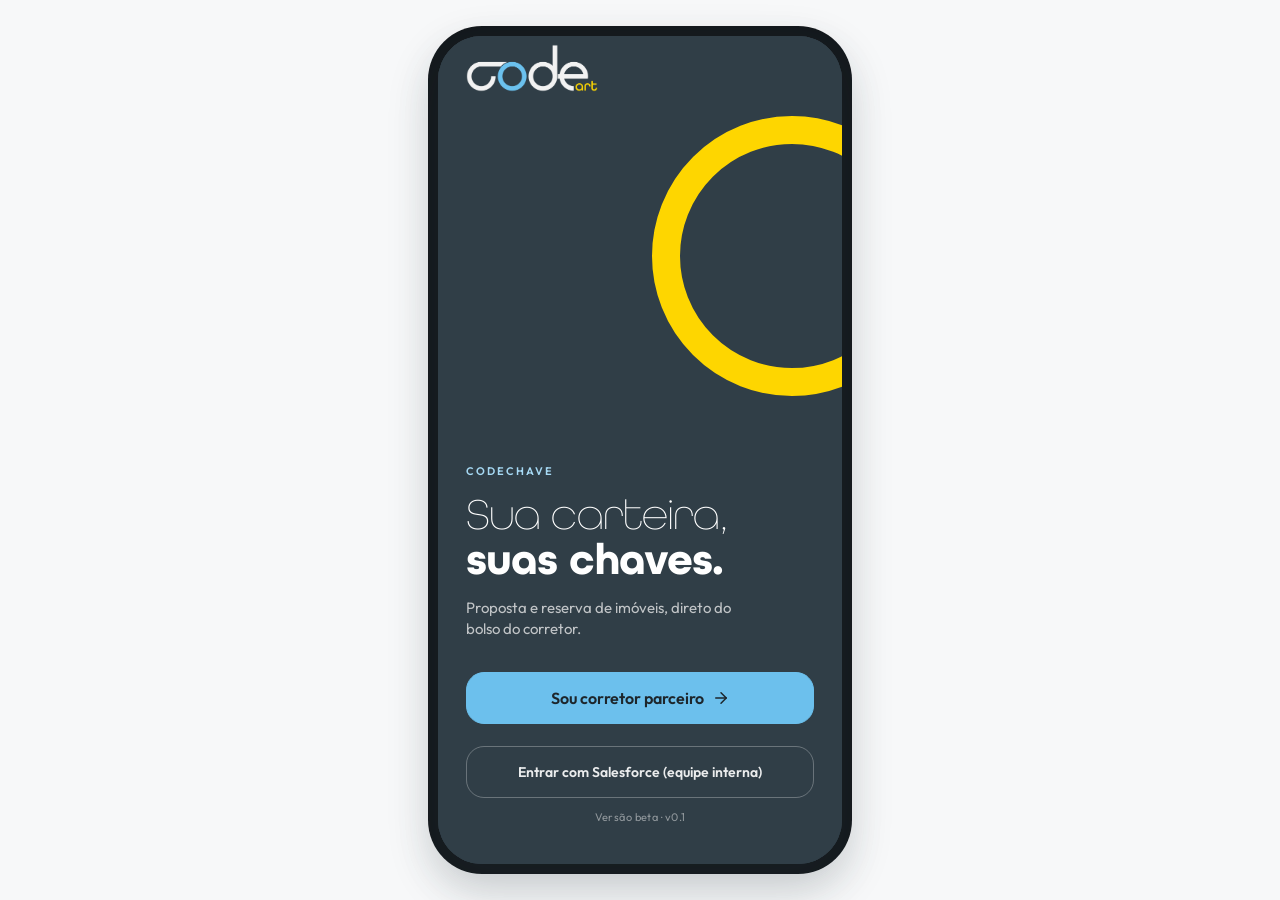
<file: index.html>
<!doctype html>
<html lang="pt-BR">
<head>
<meta charset="utf-8">
<meta name="viewport" content="width=device-width,initial-scale=1,viewport-fit=cover">
<title>CodeChave</title>
<!-- PWA: instalar na tela de inicio do iPhone/Android e abrir em tela cheia, sem
     a barra do navegador - "Adicionar a Tela de Inicio" no Safari, ou "Instalar app" no menu do Chrome -->
<link rel="manifest" href="manifest.json">
<link rel="icon" href="icon-192.png">
<link rel="apple-touch-icon" href="apple-touch-icon.png">
<meta name="theme-color" content="#303e47">
<meta name="mobile-web-app-capable" content="yes">
<meta name="apple-mobile-web-app-capable" content="yes">
<meta name="apple-mobile-web-app-status-bar-style" content="black">
<meta name="apple-mobile-web-app-title" content="CodeChave">
<script>
  if('serviceWorker' in navigator){
    window.addEventListener('load', function(){
      navigator.serviceWorker.register('sw.js').catch(function(){});
    });
  }
  // iOS mais antigo nem sempre reporta "display-mode:standalone" direito no CSS,
  // entao reforca aqui via navigator.standalone (ver a classe .standalone-app no CSS).
  if (window.navigator && window.navigator.standalone === true) {
    document.documentElement.classList.add('standalone-app');
  }
</script>
<link rel="stylesheet" href="style.css?v=202610141237">
</head>
<body>

<div class="stage">
  <div class="rig">
    <div class="bezel"></div>
    <div class="device" id="device">
      <main id="view"></main>
      <div id="selbar"></div>
      <nav class="tabbar" id="tabbar" hidden>
        <button class="tab-btn" data-tab="home" onclick="tabTap('home')">
          <svg viewBox="0 0 24 24" fill="none" stroke="currentColor" stroke-width="2" stroke-linecap="round" stroke-linejoin="round"><path d="M3 11l9-8 9 8"/><path d="M5 10v10h14V10"/></svg>
          <span>Início</span>
        </button>
        <button class="tab-btn" data-tab="leads" onclick="tabTap('leads')">
          <svg viewBox="0 0 24 24" fill="none" stroke="currentColor" stroke-width="2" stroke-linecap="round" stroke-linejoin="round"><circle cx="9" cy="8" r="3.2"/><path d="M2.5 19c0-3.6 2.9-6 6.5-6s6.5 2.4 6.5 6"/><path d="M16 4.2c1.8.5 3 2 3 3.8s-1.2 3.3-3 3.8"/><path d="M21.5 19c0-2.8-1.9-5-4.6-5.7"/></svg>
          <span>Leads</span>
        </button>
        <button class="tab-btn" data-tab="contas" onclick="tabTap('contas')">
          <svg viewBox="0 0 24 24" fill="none" stroke="currentColor" stroke-width="2" stroke-linecap="round" stroke-linejoin="round"><rect x="3" y="5" width="18" height="14" rx="2.5"/><circle cx="9" cy="11" r="2.2"/><path d="M5.8 16c.4-1.6 1.7-2.4 3.2-2.4s2.8.8 3.2 2.4"/><path d="M15 10h3.5M15 13h3.5"/></svg>
          <span>Contas</span>
        </button>
        <button class="tab-btn" data-tab="empreendimentos" onclick="tabTap('empreendimentos')">
          <svg viewBox="0 0 24 24" fill="none" stroke="currentColor" stroke-width="2" stroke-linecap="round" stroke-linejoin="round"><path d="M4 21V9l7-5 7 5v12"/><path d="M9 21v-6h4v6"/><path d="M9 12h.01M13 12h.01M9 9h.01M13 9h.01"/></svg>
          <span>Imóveis</span>
        </button>
        <button class="tab-btn" data-tab="negocios" onclick="tabTap('negocios')">
          <svg viewBox="0 0 24 24" fill="none" stroke="currentColor" stroke-width="2" stroke-linecap="round" stroke-linejoin="round"><path d="M3 17l6-6 4 4 8-8"/><path d="M15 7h6v6"/></svg>
          <span>Oportunidades</span>
        </button>
      </nav>
      <div id="overlay"></div>
      <div class="toast" id="toast"></div>
    </div>
  </div>
</div>

<input type="file" id="avatarFileInput" accept="image/*" hidden onchange="onAvatarFileChosen(event)">
<input type="file" id="doc-cam-input" accept="image/*" capture="environment" hidden onchange="handleDocUploadChange(event)">
<input type="file" id="doc-file-input" accept="image/*,.pdf" hidden onchange="handleDocUploadChange(event)">

<script src="app.js?v=202610141237"></script>

<div id="pdfDoc"></div>
</body>
</html>
</file>
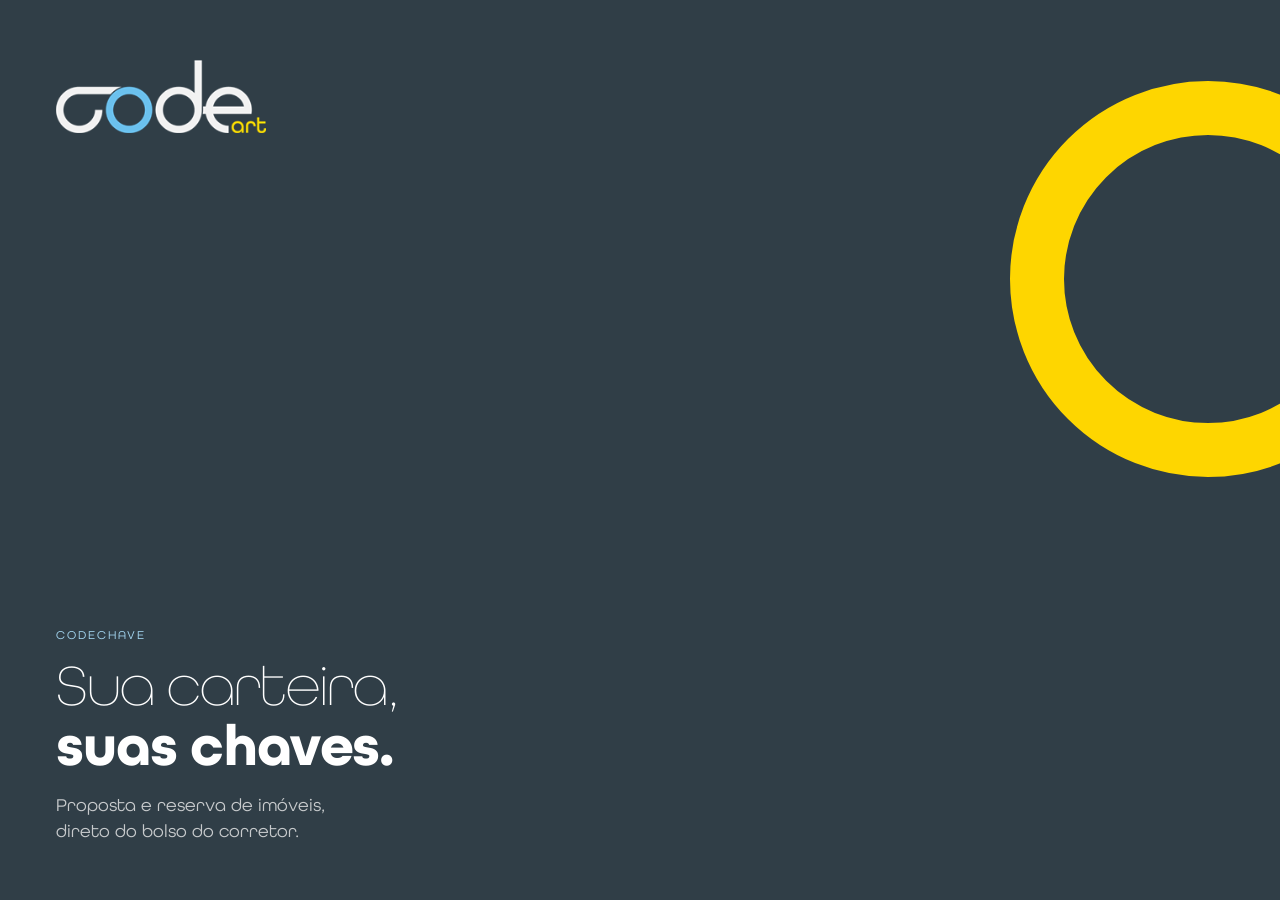
<file: marca-login.html>
<!doctype html>
<html lang="pt-BR">
<head>
<meta charset="utf-8">
<meta name="viewport" content="width=device-width, initial-scale=1">
<title>CodeChave</title>
<style>
  @font-face{font-family:"All Round Gothic"; src:url("assets/fonts/AllRoundGothic-XLight.ttf") format("truetype"); font-weight:200; font-display:swap;}
  @font-face{font-family:"All Round Gothic"; src:url("assets/fonts/AllRoundGothic-Book.ttf") format("truetype"); font-weight:400; font-display:swap;}
  @font-face{font-family:"All Round Gothic"; src:url("assets/fonts/AllRoundGothic-Bold.ttf") format("truetype"); font-weight:700; font-display:swap;}
  *{box-sizing:border-box; margin:0; padding:0;}
  html,body{height:100%;}
  body{
    background:#303E47; color:#fff; font-family:"All Round Gothic","Segoe UI",Arial,sans-serif;
    display:flex; flex-direction:column; justify-content:flex-end; overflow:hidden; position:relative;
    padding:clamp(24px,6vw,56px);
  }
  .anel{position:absolute; right:-14vmin; top:9vmin; width:44vmin; height:44vmin; border-radius:50%; border:6vmin solid #FED600;}
  .logo{position:absolute; left:clamp(24px,6vw,56px); top:clamp(24px,5vw,44px); width:min(210px,50%); height:auto;}
  .ov{font-weight:400; font-size:12px; letter-spacing:.16em; text-transform:uppercase; color:#A6D9F4; margin-bottom:14px;}
  h1{font-weight:200; font-size:clamp(34px,6.4vmin,60px); line-height:1.03; letter-spacing:-.02em; margin-bottom:16px; position:relative;}
  h1 b{font-weight:700;}
  p{font-size:clamp(14px,2.2vmin,18px); line-height:1.45; color:rgba(242,242,242,.78); max-width:30ch; position:relative;}
  .conteudo{position:relative;}
</style>
</head>
<body>
  <div class="anel" aria-hidden="true"></div>
  <img class="logo" src="assets/logo-login-250x125.png" alt="code art">
  <div class="conteudo">
    <div class="ov">CodeChave</div>
    <h1>Sua carteira,<br><b>suas chaves.</b></h1>
    <p>Proposta e reserva de imóveis, direto do bolso do corretor.</p>
  </div>
</body>
</html>
</file>
<file: style.css>
/* =========================================================================
   CodeChave - redesign 1b (Codeart Design System)
   Topo escuro (Charcoal) + folha clara por cima, tab bar flutuante, botao + central.
   ========================================================================= */

/* ---------- fontes ---------- */
@font-face{font-family:"All Round Gothic"; src:url("assets/fonts/AllRoundGothic-XLight.ttf") format("truetype"); font-weight:200; font-style:normal; font-display:swap;}
@font-face{font-family:"All Round Gothic"; src:url("assets/fonts/AllRoundGothic-Book.ttf") format("truetype"); font-weight:400; font-style:normal; font-display:swap;}
@font-face{font-family:"All Round Gothic"; src:url("assets/fonts/AllRoundGothic-Demi.ttf") format("truetype"); font-weight:600; font-style:normal; font-display:swap;}
@font-face{font-family:"All Round Gothic"; src:url("assets/fonts/AllRoundGothic-Bold.ttf") format("truetype"); font-weight:700; font-style:normal; font-display:swap;}
@font-face{font-family:"All Round Gothic"; src:url("assets/fonts/AllRoundGothic-MediumOblique.ttf") format("truetype"); font-weight:500; font-style:italic; font-display:swap;}
@font-face{font-family:"Outfit"; src:url("assets/fonts/Outfit-Variable.ttf") format("truetype-variations"), url("assets/fonts/Outfit-Variable.ttf") format("truetype"); font-weight:100 900; font-style:normal; font-display:swap;}

/* ---------- tokens ---------- */
:root{
  --charcoal-900:#1D262C; --charcoal-800:#263039; --charcoal-700:#303E47; --charcoal-600:#3B4C57; --charcoal-500:#4C6070;
  --deepsea-700:#345061; --deepsea-600:#416072; --deepsea-500:#547A8F; --deepsea-400:#7295A8;
  --sky-700:#2E97CE; --sky-600:#46ABDE; --sky-500:#6CC0ED; --sky-300:#A6D9F4; --sky-100:#E1F2FB;
  --sun-700:#C9AA00; --sun-600:#E6C200; --sun-500:#FED600; --sun-300:#FFE862; --sun-100:#FFF7C2;
  --grey-50:#F7F8F9; --grey-100:#F2F2F2; --grey-200:#E4E7E9; --grey-300:#CBD1D5; --grey-400:#9FA9AF; --grey-500:#74818A; --grey-600:#566068; --grey-700:#3B4249; --grey-800:#262C31; --grey-900:#14191D;
  --color-success:#2FA36B; --color-success-soft:#E4F5EC;
  --color-warning:#E6A700; --color-warning-soft:#FFF3D1;
  --color-danger:#D5504A; --color-danger-soft:#FBE7E6;
  --text-strong:#303E47; --text-body:#435059; --text-muted:#74818A; --text-link:#2E97CE;
  --border-subtle:#E4E7E9; --border-default:#CBD1D5;
  --status-available:#257a4c; --status-reserved:#96661d; --status-sold:#b1524b; --status-blocked:#6b7280;
  --font-display:"All Round Gothic","Outfit",system-ui,sans-serif;
  --font-sans:"Outfit",system-ui,-apple-system,"Segoe UI",sans-serif;
  --ls-overline:.18em;
  --radius-md:12px; --radius-lg:18px; --radius-xl:28px;
  --shadow-xs:0 1px 2px rgba(48,62,71,.06); --shadow-sm:0 2px 6px rgba(48,62,71,.08);
  --shadow-md:0 8px 20px rgba(48,62,71,.10); --shadow-lg:0 18px 44px rgba(48,62,71,.14);
  --shadow-focus:0 0 0 3px rgba(108,192,237,.45);

  /* nomes antigos que as telas ainda nao redesenhadas usam */
  --bg:var(--grey-50); --surface:#fff; --surface-2:var(--grey-100); --border:var(--grey-200);
  --text:var(--charcoal-700); --accent:var(--deepsea-600); --accent-contrast:#fff; --sun:var(--sun-500);
  --shadow:var(--shadow-lg);
  --chrome-bg:var(--charcoal-700); --chrome-bg-2:var(--deepsea-600); --chrome-text:#fff;
  --chrome-text-muted:rgba(242,242,242,.62); --chrome-accent:var(--sky-500); --chrome-border:rgba(255,255,255,.1);
}
*{box-sizing:border-box;}
html,body{height:100%;}
body{margin:0; background:#E4E7E9; color:var(--text-body); font-family:var(--font-sans); -webkit-font-smoothing:antialiased; text-rendering:optimizeLegibility;}
h1,h2,h3,h4,.font-display{font-family:var(--font-display); color:var(--text-strong); letter-spacing:-.01em;}
.mono{font-variant-numeric:tabular-nums;}
button{font:inherit; color:inherit;}
a{color:var(--text-link); text-decoration:none;}
::selection{background:var(--sun-300); color:var(--charcoal-900);}
:focus-visible{outline:2px solid var(--sky-500); outline-offset:2px; border-radius:6px;}
::-webkit-scrollbar{width:0; height:0;}
@media (prefers-reduced-motion: reduce){ *{animation-duration:.001ms !important; transition-duration:.001ms !important;} }

/* ---------- moldura do celular ---------- */
.stage{height:100%; display:flex; align-items:center; justify-content:center; padding:16px;}
.rig{position:relative; height:100%; display:flex; align-items:center;}
.bezel{display:none;}
.notch{display:none;}
.device{
  width:min(calc(100vw - 32px), 404px); aspect-ratio:9/19.5; max-height:100%;
  background:var(--charcoal-700); position:relative; display:flex; flex-direction:column;
  overflow:hidden; border-radius:32px; box-shadow:var(--shadow-lg);
}
@media (min-width:660px){
  .stage{padding:36px 16px;}
  .bezel{display:block; position:absolute; inset:-10px; border-radius:54px; background:#14191D; box-shadow:var(--shadow-lg);}
  .device{border-radius:44px;}
}
@media (display-mode: standalone), (display-mode: fullscreen){
  .stage{padding:0;} .device{width:100vw; max-width:none; height:100%; aspect-ratio:auto; border-radius:0; box-shadow:none;}
  .bezel{display:none !important;}
}
html.standalone-app .stage{padding:0;}
html.standalone-app .device{width:100vw; max-width:none; height:100%; aspect-ratio:auto; border-radius:0; box-shadow:none;}
html.standalone-app .bezel{display:none !important;}
/* celular ou app instalado: cobre a tela inteira, inclusive as areas seguras do iPhone (topo e barra de baixo), sem faixa cinza */
@media (max-width:659px), (display-mode:standalone), (display-mode:fullscreen){
  html,body{background:#303E47; overscroll-behavior:none;}
  .stage{position:fixed; top:0; right:0; bottom:0; left:0; height:auto; padding:0; display:block;}
  .rig{height:100%; display:block;}
  .device{width:100%; max-width:none; height:100%; max-height:none; aspect-ratio:auto; border-radius:0; box-shadow:none;}
  .bezel{display:none !important;}
}
html.standalone-app, html.standalone-app body{background:#303E47;}
/* faixa abaixo da janela do app (iPhone instalado): a cor da folha das telas, para parecer continuacao dela */
html:has(.tabbar), html:has(.tabbar) body{background:var(--grey-50);}
html.standalone-app .stage{position:fixed; top:0; right:0; bottom:0; left:0; height:auto; padding:0; display:block;}
html.standalone-app .rig{height:100%; display:block;}
html.standalone-app .device{width:100%;}
@media (max-width:659px){
  .stage{padding:0;} .device{width:100vw; max-width:none; height:100%; aspect-ratio:auto; border-radius:0; box-shadow:none;}
}

/* ---------- area rolavel: topo escuro + folha ---------- */
#view{flex:1 1 auto; overflow-y:auto; overflow-x:hidden; -webkit-overflow-scrolling:touch; position:relative; display:flex; flex-direction:column; background:var(--charcoal-700);}
.screen{flex:1 0 auto; display:flex; flex-direction:column; animation:rise .22s ease both;}
@keyframes rise{from{opacity:0; transform:translateY(6px);} to{opacity:1; transform:none;}}
.top{padding:calc(env(safe-area-inset-top,0px) + 12px) 18px 44px; display:flex; flex-direction:column; gap:16px; color:#fff; flex:none;}
.top-row{display:flex; justify-content:space-between; align-items:center; gap:10px; min-height:40px;}
.top-actions{display:flex; align-items:center; gap:8px; margin-left:auto;}
.top-eyebrow{font:600 10.5px var(--font-sans); letter-spacing:var(--ls-overline); text-transform:uppercase; color:rgba(242,242,242,.6); white-space:nowrap;}
.top-title{margin:0; font:700 28px/1.1 var(--font-display); letter-spacing:-.02em; color:#fff;}
.top-sub{font-size:13px; color:rgba(242,242,242,.7); margin:0;}
.top-big{font:700 32px/1.05 var(--font-display); color:var(--sky-500); letter-spacing:-.02em;}
.top-label{font-size:12px; color:rgba(242,242,242,.65);}
.circ-btn{width:40px; height:40px; border-radius:50%; border:none; background:rgba(255,255,255,.1); color:#fff; display:inline-flex; align-items:center; justify-content:center; cursor:pointer; flex:none; padding:0;}
.circ-btn svg{width:18px; height:18px;}
.circ-btn:hover{background:rgba(255,255,255,.18);}
.sheet{flex:1 0 auto; margin-top:-24px; position:relative; background:var(--grey-50); border-radius:var(--radius-xl) var(--radius-xl) 0 0; padding:18px 16px 120px; display:flex; flex-direction:column; gap:14px; min-width:0;}
.sheet.tight{gap:10px;}
.sheet.noTab{padding-bottom:40px;}

.id-row{display:flex; align-items:center; gap:14px; min-width:0;}
.id-avatar{width:64px; height:64px; border-radius:50%; background:var(--sky-500); color:var(--charcoal-900); display:flex; align-items:center; justify-content:center; font:700 22px var(--font-display); flex:none; overflow:hidden;}
.id-avatar img{width:100%; height:100%; object-fit:cover;}
.id-name{font:700 24px/1.1 var(--font-display); letter-spacing:-.01em; color:#fff; margin:0 0 3px;}
.id-sub{font-size:12.5px; color:rgba(242,242,242,.7);}
.act-row{display:grid; grid-template-columns:repeat(4,1fr); gap:8px;}
.act{display:flex; flex-direction:column; align-items:center; gap:6px; background:none; border:none; color:#fff; cursor:pointer; font-family:inherit; text-decoration:none; font-size:11.5px; padding:0;}
.act .ic{width:48px; height:48px; border-radius:50%; background:rgba(255,255,255,.1); display:flex; align-items:center; justify-content:center;}
.act .ic svg{width:19px; height:19px;}
.act.hl .ic{background:var(--sun-500); color:var(--charcoal-700);}
.act:hover{color:#fff;}

/* controle segmentado */
.seg{display:grid; grid-auto-flow:column; grid-auto-columns:1fr; background:rgba(255,255,255,.08); border-radius:999px; padding:4px;}
.seg button{height:38px; border:none; border-radius:999px; background:transparent; color:rgba(242,242,242,.75); font:600 13.5px var(--font-sans); cursor:pointer;}
.seg button.on{background:#fff; color:var(--charcoal-700);}
.seg.light{background:var(--grey-100); grid-template-columns:repeat(3,1fr);}
.seg.light button{color:var(--charcoal-700); display:flex; align-items:center; justify-content:center; gap:6px;}
.seg.light button.on{background:#fff; box-shadow:var(--shadow-sm);}
.seg.light button i{width:8px; height:8px; border-radius:50%;}

/* busca no topo escuro */
.top-search{height:46px; border-radius:14px; background:var(--charcoal-800); border:1px solid rgba(255,255,255,.08); display:flex; align-items:center; gap:10px; padding:0 14px; color:rgba(242,242,242,.6);}
.top-search svg{width:18px; height:18px; flex:none;}
.top-search input{flex:1; min-width:0; background:transparent; border:none; outline:none; color:#fff; font:15px var(--font-sans);}
.top-search input::placeholder{color:rgba(242,242,242,.5);}

/* abas sublinhadas (conta / negocio) */
.utabs{display:flex; gap:20px; border-bottom:1px solid var(--grey-200); padding:0 4px; overflow-x:auto;}
.utabs button{padding:4px 0 10px; border:none; background:none; border-bottom:2px solid transparent; margin-bottom:-1px; font:600 14px var(--font-sans); color:var(--grey-500); cursor:pointer; white-space:nowrap;}
.utabs button.on{border-bottom-color:var(--charcoal-700); color:var(--charcoal-700);}

/* ---------- tipografia utilitaria ---------- */
p{line-height:1.5;}
.muted{color:var(--grey-500);}
.eyebrow,.overline{font:600 11px var(--font-sans); letter-spacing:var(--ls-overline); text-transform:uppercase; color:var(--grey-500);}
.section-title{font:600 11px var(--font-sans); letter-spacing:var(--ls-overline); text-transform:uppercase; color:var(--grey-500); margin:6px 4px 0; display:flex; align-items:center; justify-content:space-between; gap:8px;}
.section-title.big{font:700 16px var(--font-display); letter-spacing:-.01em; text-transform:none; color:var(--charcoal-700); margin:6px 4px 0;}
.link-btn{border:none; background:none; font:600 13px var(--font-sans); color:var(--sky-700); cursor:pointer; padding:8px 0;}

/* ---------- cartoes e listas ---------- */
.card{background:#fff; border:1px solid var(--grey-200); border-radius:var(--radius-lg);}
.stack{display:flex; flex-direction:column; gap:10px;}
.list-card{background:#fff; border:1px solid var(--grey-200); border-radius:var(--radius-lg); padding:13px 14px; display:flex; gap:12px; align-items:center; cursor:pointer; width:100%; text-align:left; font-family:inherit; color:inherit;}
.list-card + .list-card{margin-top:0;}
.list-card:hover{border-color:var(--sky-300);}
.list-card-chevron{display:inline-flex; flex:0 0 auto; color:var(--grey-400);}
.list-card-chevron svg{width:18px; height:18px;}
.group{background:#fff; border:1px solid var(--grey-200); border-radius:var(--radius-lg); overflow:hidden;}
.kv-table{background:#fff; border:1px solid var(--grey-200); border-radius:var(--radius-lg); overflow:hidden;}
.kv-row{display:flex; justify-content:space-between; gap:12px; padding:12px 14px; font-size:13.5px;}
.kv-row + .kv-row{border-top:1px solid var(--grey-200);}
.kv-row .k{color:var(--grey-500); flex:none;}
.kv-row .v{color:var(--charcoal-700); font-weight:600; text-align:right; min-width:0; overflow-wrap:anywhere;}
.avatar{width:44px; height:44px; border-radius:50%; background:var(--sky-100); color:var(--sky-700); display:flex; align-items:center; justify-content:center; font:700 14px var(--font-display); flex:0 0 auto; overflow:hidden;}
.avatar img{width:100%; height:100%; object-fit:cover;}
.avatar.v2{background:var(--sun-100); color:var(--charcoal-700);}
.avatar.v3{background:var(--grey-100); color:var(--deepsea-600);}
.ic-badge{width:38px; height:38px; border-radius:11px; background:var(--grey-100); color:var(--deepsea-600); display:flex; align-items:center; justify-content:center; flex:0 0 auto;}
.ic-badge svg{width:18px; height:18px;}
.title-sm{font-weight:700; font-size:15px; color:var(--charcoal-700);}
.sub-sm{font-size:12.5px; color:var(--grey-500); white-space:nowrap; overflow:hidden; text-overflow:ellipsis;}

/* ---------- botoes ---------- */
.btn{display:inline-flex; align-items:center; justify-content:center; gap:8px; border-radius:var(--radius-md); padding:12px 20px; min-height:48px; font:600 15px/1 var(--font-sans); border:1px solid transparent; cursor:pointer; width:100%; transition:transform .12s ease, background .12s ease; text-decoration:none;}
.btn:active{transform:scale(.98);}
.btn svg{width:18px; height:18px; flex:none;}
.btn-lg{min-height:52px; border-radius:var(--radius-lg); font-size:16px;}
.btn-sm{min-height:36px; padding:8px 14px; font-size:13px; width:auto;}
.btn-primary{background:var(--charcoal-700); color:#fff; border-color:var(--charcoal-700);}
.btn-primary:hover{background:var(--charcoal-600); color:#fff;}
.btn-accent{background:var(--sky-500); color:var(--charcoal-900); border-color:var(--sky-500);}
.btn-sun{background:var(--sun-500); color:var(--charcoal-700); border-color:var(--sun-500);}
.btn-secondary{background:#fff; color:var(--charcoal-700); border-color:var(--border-default);}
.btn-secondary:hover{background:var(--grey-50); color:var(--charcoal-700);}
.btn-ghost{background:transparent; color:var(--charcoal-700); border-color:transparent; width:auto;}
.btn-onlight{background:var(--sky-500); color:var(--charcoal-900); border-color:var(--sky-500);}
.btn-ghost-dark{background:transparent; color:rgba(242,242,242,.8); border:1px solid var(--chrome-border);}
.btn:disabled,.btn[disabled]{opacity:.5; cursor:not-allowed;}
.btn-row{display:flex; gap:10px;}
.btn-row .btn{width:auto; flex:1;}
.btn-stack{display:flex; flex-direction:column; gap:10px;}
.iconbtn{width:40px; height:40px; border-radius:50%; border:none; background:rgba(255,255,255,.1); color:#fff; display:inline-flex; align-items:center; justify-content:center; cursor:pointer; padding:0; flex:none; font-weight:700; font-size:12px; gap:2px;}
.iconbtn svg{width:18px; height:18px;}
.list-remove{width:36px; height:36px; border-radius:10px; border:none; background:var(--color-danger-soft); color:var(--color-danger); display:flex; align-items:center; justify-content:center; cursor:pointer; flex:0 0 auto; padding:0;}
.list-remove svg{width:16px; height:16px;}
.round-btn{width:40px; height:40px; border-radius:50%; border:1px solid var(--grey-200); background:#fff; color:var(--charcoal-700); display:flex; align-items:center; justify-content:center; cursor:pointer; padding:0; flex:none;}
.round-btn svg{width:16px; height:16px;}
.round-btn.on{background:var(--sky-100); border-color:var(--sky-500);}
.round-btn:disabled{opacity:.45; cursor:default;}

/* ---------- formularios ---------- */
.field{margin-bottom:0; display:flex; flex-direction:column; gap:6px;}
.field label{font:600 13px var(--font-sans); color:var(--text-strong);}
.field input,.field select,.field textarea{width:100%; background:#fff; border:1px solid var(--border-default); border-radius:var(--radius-md); padding:12px 14px; font:15px var(--font-sans); color:var(--text-strong); outline:none; transition:border-color .12s, box-shadow .12s;}
.field input:focus,.field select:focus,.field textarea:focus{border-color:var(--sky-500); box-shadow:var(--shadow-focus);}
.field textarea{resize:vertical; min-height:80px;}
.field-row{display:flex; gap:10px;}
.field-row .field{flex:1; min-width:0;}
.field-row .field input{min-width:0;}
.search-wrap{position:relative;}
.search-wrap svg{position:absolute; left:13px; top:50%; transform:translateY(-50%); width:17px; height:17px; color:var(--grey-500); pointer-events:none;}
.search-wrap input{width:100%; padding:12px 14px 12px 40px; border-radius:var(--radius-md); border:1px solid var(--border-default); background:#fff; font:15px var(--font-sans); color:var(--text-strong); outline:none;}
.search-wrap input:focus{border-color:var(--sky-500); box-shadow:var(--shadow-focus);}
.chip-row{display:flex; gap:6px; overflow-x:auto; -webkit-overflow-scrolling:touch; padding-bottom:2px;}
.chip-row.wrap{flex-wrap:wrap; overflow:visible;}
.chip{flex:0 0 auto; height:36px; padding:0 13px; border-radius:999px; border:1px solid var(--grey-200); background:#fff; font:600 12.5px var(--font-sans); color:var(--charcoal-700); cursor:pointer; white-space:nowrap; display:inline-flex; align-items:center; gap:6px;}
.chip.active{background:var(--charcoal-700); border-color:var(--charcoal-700); color:#fff;}
.chip.warnchip{background:var(--color-warning-soft); border-color:transparent;}
.chip i{width:8px; height:8px; border-radius:50%; flex:none;}
.field-label{font:600 13px var(--font-sans); color:var(--text-strong);}

/* ---------- selos / status ---------- */
.badge{display:inline-flex; align-items:center; gap:5px; font:600 12px/1 var(--font-sans); padding:5px 10px; border-radius:999px; background:var(--grey-100); color:var(--grey-600); white-space:nowrap;}
.badge svg{width:11px; height:11px; flex:0 0 auto;}
.badge-blue,.badge-sky{background:var(--sky-100); color:var(--sky-700);}
.badge-sun{background:var(--sun-100); color:var(--sun-700);}
.badge-charcoal{background:var(--charcoal-700); color:#fff;}
.badge-available,.badge-success{background:var(--color-success-soft); color:var(--color-success);}
.badge-reserved,.badge-warning{background:var(--color-warning-soft); color:#9a6d00;}
.badge-sold,.badge-danger{background:var(--color-danger-soft); color:var(--color-danger);}
.badge-blocked,.badge-neutral{background:var(--grey-100); color:var(--grey-600);}
.dot{width:8px; height:8px; border-radius:50%; flex:0 0 auto;}
.dot-available{background:var(--status-available);} .dot-reserved{background:var(--status-reserved);}
.dot-sold{background:var(--status-sold);} .dot-blocked{background:var(--status-blocked);}
.live-dot{width:8px; height:8px; border-radius:50%; background:var(--color-success); box-shadow:0 0 0 4px var(--color-success-soft); flex:0 0 auto;}

.alert-card{display:flex; align-items:flex-start; gap:12px; background:var(--color-danger-soft); border-radius:16px; padding:12px 14px;}
.alert-card svg{width:20px; height:20px; color:var(--color-danger); flex:0 0 auto; margin-top:1px;}
.alert-card b{font-size:13.5px; color:var(--charcoal-700);}
.alert-card.warn{background:var(--color-warning-soft);}
.alert-card.warn svg{color:var(--sun-700);}
.alert-card.ok{background:var(--color-success-soft);}
.alert-card.ok svg{color:var(--color-success);}
.alert-card.info{background:var(--sky-100);}
.alert-card.info svg{color:var(--sky-700);}

.stats-row{display:grid; grid-template-columns:repeat(3,1fr); gap:8px;}
.stat-tile{background:#fff; border:1px solid var(--grey-200); border-radius:16px; padding:12px; min-width:0; display:flex; flex-direction:column; gap:2px;}
.stat-tile .n{font:700 22px var(--font-display); color:var(--charcoal-700);}
.stat-tile .l{font-size:11.5px; color:var(--grey-500);}
.stats-dark{display:grid; grid-template-columns:repeat(3,1fr); gap:8px;}
.stats-dark div{background:rgba(255,255,255,.07); border-radius:16px; padding:12px; display:flex; flex-direction:column; gap:2px;}
.stats-dark b{font:700 24px var(--font-display);}
.stats-dark span{font-size:11.5px; color:rgba(242,242,242,.7);}

.progressbar{height:6px; border-radius:99px; background:var(--grey-100); overflow:hidden;}
.progressbar > i{display:block; height:100%; background:var(--charcoal-700); border-radius:99px;}
.progressbar.green > i{background:var(--color-success);}
.segs{display:grid; gap:3px;}
.segs i{height:5px; border-radius:3px; background:var(--grey-200);}
.segs i.done{background:var(--sky-500);} .segs i.cur{background:var(--sun-500);}
.segs.dark i{background:rgba(255,255,255,.15);}

/* ---------- inicio ---------- */
.tasks{background:#fff; border:1px solid var(--grey-200); border-radius:var(--radius-lg); overflow:hidden;}
.task{display:flex; align-items:center; gap:12px; padding:12px 14px; cursor:pointer; min-height:44px; border:none; background:#fff; width:100%; text-align:left; font-family:inherit;}
.task + .task{border-top:1px solid var(--grey-200);}
.task .ti{width:36px; height:36px; border-radius:11px; display:flex; align-items:center; justify-content:center; flex:none;}
.task .ti svg{width:17px; height:17px;}
.task b{font-size:13.5px; color:var(--charcoal-700); display:block;}
.task span.s{font-size:12px; color:var(--grey-500); display:block; white-space:nowrap; overflow:hidden; text-overflow:ellipsis;}
.task .chev{color:var(--grey-400); flex:none; display:flex;}
.task .chev svg{width:18px; height:18px;}
.empty-ok{display:flex; align-items:center; gap:12px; padding:14px; border-radius:var(--radius-lg); background:var(--color-success-soft);}
.empty-ok svg{width:20px; height:20px; color:var(--color-success);}
.avatar-btn{position:relative; width:56px; height:56px; border-radius:50%; border:none; padding:0; background:var(--sky-500); color:var(--charcoal-900); cursor:pointer; flex:none; font:700 17px var(--font-display); overflow:visible;}
.avatar-btn .pic{position:absolute; inset:0; border-radius:50%; background-size:cover; background-position:center; display:flex; align-items:center; justify-content:center;}
.avatar-btn .badgecam{position:absolute; right:-3px; bottom:-3px; width:24px; height:24px; border-radius:50%; background:var(--sun-500); color:var(--charcoal-700); border:2px solid var(--charcoal-700); display:flex; align-items:center; justify-content:center;}
.avatar-btn .badgecam svg{width:12px; height:12px;}
.roleta-card{background:#fff; border:1px solid var(--grey-200); border-radius:var(--radius-lg); padding:14px; display:flex; flex-direction:column; gap:12px;}
.roleta-main{display:flex; align-items:center; gap:12px; cursor:pointer; background:none; border:none; padding:0; text-align:left; font-family:inherit; color:inherit; width:100%;}
.roleta-main .avatar{width:44px; height:44px;}
.roleta-time{font-size:11.5px; font-weight:600; color:var(--color-success); white-space:nowrap;}
.roleta-actions{display:flex; gap:8px;}
.sq-btn{width:44px; height:44px; border-radius:12px; border:1px solid var(--grey-200); background:#fff; color:var(--charcoal-700); display:flex; align-items:center; justify-content:center; cursor:pointer; flex:none; text-decoration:none;}
.sq-btn svg{width:17px; height:17px;}
.visit-card{display:flex; align-items:center; gap:12px; padding:12px 14px; border-radius:var(--radius-lg); background:var(--charcoal-700); color:#fff; cursor:pointer; border:none; width:100%; text-align:left; font-family:inherit;}
.visit-card .d{width:44px; height:44px; border-radius:12px; background:rgba(255,255,255,.1); display:flex; flex-direction:column; align-items:center; justify-content:center; line-height:1.1; flex:none;}
.visit-card .d b{font-size:15px;} .visit-card .d span{font-size:9.5px; color:var(--sky-300);}
.visit-card .t b{font-size:14px; display:block;} .visit-card .t span{font-size:12px; color:rgba(242,242,242,.7);}
.arti-card{background:#fff; border:1px solid var(--grey-200); border-radius:var(--radius-lg); padding:16px; display:flex; align-items:center; gap:14px;}
.arti-card img{width:76px; height:auto; object-fit:contain; flex:none;}
.arti-card span.t{font-size:13.5px; line-height:1.4; color:var(--text-body);}

/* ---------- empreendimentos ---------- */
.emp-card{background:#fff; border:1px solid var(--grey-200); border-radius:20px; overflow:hidden; cursor:pointer; box-shadow:var(--shadow-xs); text-align:left; padding:0; width:100%; font-family:inherit; display:block;}
.emp-card .ph{height:156px; background:var(--charcoal-600); position:relative; overflow:hidden;}
.emp-card .ph img,.emp-card .ph svg{width:100%; height:100%; object-fit:cover; display:block;}
.emp-card .ph .bdg{position:absolute; top:14px; left:14px;}
.emp-card .bd{padding:14px; display:flex; flex-direction:column; gap:10px;}
.emp-card .nm{font:700 18px var(--font-display); color:var(--charcoal-700);}
.emp-card .row{display:flex; justify-content:space-between; font-size:12px; color:var(--grey-600);}
.emp-card .foot{display:flex; justify-content:space-between; align-items:center; padding-top:10px; border-top:1px solid var(--grey-200); font-size:13px; color:var(--charcoal-700);}
.emp-hero{position:relative; height:320px; flex:none; color:#fff; background:var(--charcoal-600);}
.emp-hero .bg{position:absolute; inset:0; background-size:cover; background-position:center;}
.emp-hero .bg svg{width:100%; height:100%;}
.emp-hero .shade{position:absolute; inset:0; background:linear-gradient(180deg,rgba(29,38,44,.35) 0%,rgba(29,38,44,0) 30%,rgba(29,38,44,.95) 100%);}
.emp-hero .inner{position:relative; height:100%; padding:calc(env(safe-area-inset-top,0px) + 8px) 18px 40px; display:flex; flex-direction:column; justify-content:space-between;}
.emp-hero .gnav{position:absolute; top:50%; margin-top:-22px; width:44px; height:44px; border-radius:50%; border:none; background:rgba(20,25,29,.45); color:#fff; display:flex; align-items:center; justify-content:center; cursor:pointer; z-index:2;}
.emp-hero .gnav.prev{left:10px;} .emp-hero .gnav.next{right:10px;}
.emp-hero .gnav svg{width:18px; height:18px;}
.emp-hero .pill{padding:6px 11px; border-radius:999px; background:rgba(20,25,29,.55); font-size:11.5px; font-weight:600; white-space:nowrap;}
.emp-hero .hn{font:700 25px var(--font-display); letter-spacing:-.01em;}
.emp-hero .hs{font-size:12.5px; color:rgba(242,242,242,.75);}
.emp-hero .hstats{display:flex; gap:20px; margin-top:8px;}
.emp-hero .hstats b{font:700 19px var(--font-display); display:block;}
.emp-hero .hstats span{font-size:11px; color:rgba(242,242,242,.7);}
.amenity-card{background:#fff; border:1px solid var(--grey-200); border-radius:var(--radius-lg); padding:16px 10px;}
.amenity-card .hd{display:flex; justify-content:space-between; align-items:baseline; padding:0 6px; margin-bottom:14px;}
.amenity-card .hd b{font:700 15px var(--font-display); color:var(--charcoal-700);}
.amenity-card .hd span{font-size:12px; color:var(--grey-500);}
.amenity-grid{display:grid; grid-template-columns:repeat(4,minmax(0,1fr)); gap:16px 4px;}
.amenity-item{display:flex; flex-direction:column; align-items:center; gap:7px; text-align:center; min-width:0;}
.amenity-ic{width:50px; height:50px; border-radius:50%; background:var(--sky-100); color:var(--deepsea-600); display:flex; align-items:center; justify-content:center; flex:none;}
.amenity-ic svg{width:22px; height:22px;}
.amenity-item span{font-size:11px; line-height:1.25; color:var(--text-body); text-wrap:balance;}
.bloco-row{display:flex; gap:10px; overflow-x:auto; padding:2px 2px 6px; -webkit-overflow-scrolling:touch;}
.bloco-card{flex:0 0 auto; min-width:128px; text-align:left; border-radius:16px; padding:12px 14px; cursor:pointer; border:1px solid var(--grey-200); background:#fff; color:var(--charcoal-700); font-family:inherit;}
.bloco-card.active{background:var(--charcoal-700); border-color:var(--charcoal-700); color:#fff;}
.bloco-card .bl-label{font-size:10px; font-weight:700; text-transform:uppercase; letter-spacing:.06em; opacity:.6;}
.bloco-card .bl-name{font:700 16px var(--font-display); margin-top:1px;}
.bloco-card .bl-counts{display:flex; gap:9px; margin-top:9px;}
.bloco-card .bl-counts .c{display:flex; align-items:center; gap:4px; font-size:12px; font-weight:700;}
.estoque-pill-row{display:flex; flex-wrap:wrap; gap:6px;}
.estoque-pill{display:inline-flex; align-items:center; gap:6px; height:36px; padding:0 12px; border-radius:999px; border:1px solid var(--grey-200); background:#fff; color:var(--charcoal-700); font:600 12.5px var(--font-sans); cursor:pointer;}
.estoque-pill.active{background:var(--charcoal-700); border-color:var(--charcoal-700); color:#fff;}
.torre-section{margin-bottom:6px;}
.torre-header{display:flex; align-items:center; justify-content:space-between; gap:8px; margin-bottom:10px; padding:0 4px;}
.torre-name{font:700 16px var(--font-display); color:var(--charcoal-700);}
.torre-counts{display:flex; gap:12px; flex-shrink:0;}
.torre-counts .tc{display:flex; align-items:center; gap:5px; font-size:12px; font-weight:700; color:var(--grey-600);}
.unit-grid{display:grid; grid-template-columns:1fr 1fr; gap:10px;}
.unit-card{background:#fff; border:1.5px solid var(--grey-200); border-radius:16px; padding:12px; display:flex; flex-direction:column; gap:6px; min-width:0; cursor:pointer; text-align:left; font-family:inherit; color:inherit;}
.unit-card .top2{display:flex; justify-content:space-between; align-items:center; gap:6px;}
.unit-card .code{font:700 17px var(--font-display); color:var(--charcoal-700); overflow:hidden; text-overflow:ellipsis; white-space:nowrap;}
.unit-card .mark{width:20px; height:20px; border-radius:50%; display:flex; align-items:center; justify-content:center; flex:none; color:#fff;}
.unit-card .mark svg{width:11px; height:11px;}
.unit-card .sm{font-size:12px; color:var(--grey-500); overflow:hidden; text-overflow:ellipsis; white-space:nowrap;}
.unit-card .vl{font-size:14px; font-weight:700; color:var(--charcoal-700);}
.unit-card .rsv{height:34px; border-radius:10px; border:1px solid var(--sky-500); background:var(--sky-100); color:var(--charcoal-700); font:600 12.5px var(--font-sans); cursor:pointer; margin-top:2px;}
.unit-card .stl{height:34px; display:flex; align-items:center; font:600 12.5px var(--font-sans);}
.unit-card.reserved{background:var(--color-warning-soft); border-color:transparent;}
.unit-card.sold,.unit-card.blocked{background:var(--grey-100); border-color:transparent; opacity:.72;}
.unit-card.selected{border-color:var(--sky-500);}
.unit-card .mark.avail{background:var(--status-available);} .unit-card .mark.reserved{background:var(--status-reserved);}
.unit-card .mark.sold{background:var(--status-sold);} .unit-card .mark.blocked{background:var(--status-blocked);}
.unit-card .mark.sel{background:var(--sky-500);} .unit-card .mark.pick{background:#fff; border:2px solid var(--grey-300);}
.planta-card{border-radius:var(--radius-lg); border:1px solid var(--grey-200); background:#fff; overflow:hidden; display:flex; flex-direction:column;}
.planta-card .pi{padding:12px; background:#fff; display:flex; align-items:center; justify-content:center; min-height:200px;}
.planta-card .pi img,.planta-card .pi svg{max-width:100%; max-height:260px; height:auto; object-fit:contain;}
.planta-card .pt{padding:9px 14px; border-top:1px solid var(--grey-200); font-size:12px; color:var(--grey-500);}
.sel-bar{position:absolute; left:14px; right:14px; bottom:100px; z-index:25; background:#fff; border-radius:var(--radius-lg); padding:10px 10px 10px 16px; display:flex; align-items:center; justify-content:space-between; gap:10px; box-shadow:var(--shadow-lg);}
.sel-bar b{font-size:14px; color:var(--charcoal-700); display:block;}
.sel-bar span{font-size:12px; color:var(--grey-500);}

/* ---------- documentos ---------- */
.doc-list{background:#fff; border:1px solid var(--grey-200); border-radius:var(--radius-lg); overflow:hidden;}
.doc-item{display:flex; flex-direction:column; gap:10px; padding:13px 14px;}
.doc-item + .doc-item{border-top:1px solid var(--grey-200);}
.doc-top{display:flex; align-items:center; gap:12px;}
.doc-ic{width:40px; height:40px; border-radius:12px; display:flex; align-items:center; justify-content:center; flex:none; background:var(--sun-100); color:var(--sun-700);}
.doc-ic svg{width:18px; height:18px;}
.doc-ic.ok{background:var(--color-success-soft); color:var(--color-success);}
.doc-ic.warn{background:var(--color-warning-soft); color:var(--sun-700);}
.doc-ic.err{background:var(--color-danger-soft); color:var(--color-danger);}
.doc-ic.busy{background:var(--sky-100); color:var(--sky-700);}
.doc-name{font-size:13.5px; font-weight:700; color:var(--charcoal-700); line-height:1.3;}
.doc-req{color:var(--color-danger);}
.doc-file{font-size:11.5px; color:var(--grey-500); white-space:nowrap; overflow:hidden; text-overflow:ellipsis;}
.doc-send{height:40px; padding:0 14px; border-radius:12px; border:none; background:var(--charcoal-700); color:#fff; font:600 13px var(--font-sans); display:flex; align-items:center; gap:6px; cursor:pointer; flex:none;}
.doc-send svg{width:15px; height:15px;}
.doc-bottom{display:flex; align-items:center; justify-content:space-between; gap:8px; padding-left:52px; flex-wrap:wrap;}
.doc-pill{display:inline-flex; align-items:center; gap:6px; padding:5px 10px; border-radius:999px; font:600 11.5px var(--font-sans); white-space:nowrap;}
.doc-pill::before{content:''; width:6px; height:6px; border-radius:50%; background:currentColor;}
.doc-pill.neutral{background:var(--grey-100); color:var(--grey-600);}
.doc-pill.busy{background:var(--sky-100); color:var(--sky-700);}
.doc-pill.ok{background:var(--color-success-soft); color:var(--color-success);}
.doc-pill.warn{background:var(--color-warning-soft); color:var(--sun-700);}
.doc-pill.err{background:var(--color-danger-soft); color:var(--color-danger);}
.doc-btns{display:flex; gap:6px;}
.doc-more{display:flex; flex-direction:column; gap:10px;}
.doc-outros{display:flex; justify-content:space-between; align-items:center; padding:12px 14px; border-top:1px dashed var(--grey-300); background:var(--grey-50);}
.doc-outros .btn{width:auto;}
.field-grid{display:grid; grid-template-columns:repeat(2,minmax(0,1fr)); gap:8px;}
.field-card{background:var(--grey-50); border-radius:10px; padding:8px 10px; display:flex; flex-direction:column; gap:2px; min-width:0;}
.field-card .fl{font:600 10px var(--font-sans); letter-spacing:.04em; text-transform:uppercase; color:var(--grey-500);}
.field-card .fv{font-size:12.5px; font-weight:600; color:var(--charcoal-700); overflow-wrap:anywhere;}
.titular-box{padding:10px 12px; border-radius:12px; background:var(--color-success-soft); display:flex; flex-direction:column; gap:3px;}
.titular-box.warn{background:var(--color-warning-soft);}
.titular-box.err{background:var(--color-danger-soft);}
.titular-head{display:flex; align-items:center; gap:7px; font-size:12.5px; font-weight:700; color:var(--color-success);}
.titular-head svg{width:15px; height:15px; flex:0 0 auto;}
.titular-head.warn{color:var(--sun-700);} .titular-head.err{color:var(--color-danger);}
.titular-line{font-size:11.5px; line-height:1.4; color:var(--grey-600); padding-left:22px;}
.titular-line b{color:var(--charcoal-700); font-weight:600;}

/* ---------- linha do tempo ---------- */
.timeline{display:flex; flex-direction:column; padding:0 4px;}
.tl-item{display:flex; gap:14px;}
.tl-dot-wrap{display:flex; flex-direction:column; align-items:center; width:20px;}
.tl-dot{width:20px; height:20px; border-radius:50%; background:#fff; border:2px solid var(--grey-300); flex:none; box-sizing:border-box; display:flex; align-items:center; justify-content:center; color:#fff;}
.tl-dot svg{width:11px; height:11px;}
.tl-dot.done{background:var(--color-success); border:none;}
.tl-dot.atual{background:var(--sun-500); border:none; box-shadow:0 0 0 4px var(--sun-100);}
.tl-line{width:2px; flex:1; background:var(--grey-200); min-height:18px;}
.tl-line.done{background:var(--color-success);}
.tl-item:last-child .tl-line{display:none;}
.tl-body{display:flex; flex-direction:column; gap:1px; padding-bottom:16px; flex:1; min-width:0;}
.tl-body b{font-size:13.5px; color:var(--charcoal-700);}
.tl-body b.todo{color:var(--grey-500);}
.tl-body span{font-size:12px; color:var(--grey-500);}

/* ---------- lead: caminho de status ---------- */
.lead-path{display:flex; gap:4px; overflow-x:auto; -webkit-overflow-scrolling:touch;}
.path-step{flex:1 0 auto; min-width:74px; height:42px; border:none; border-radius:10px; background:var(--grey-100); color:var(--grey-500); font:600 11.5px var(--font-sans); cursor:pointer; display:flex; align-items:center; justify-content:center; gap:4px; padding:0 8px; white-space:nowrap;}
.path-step.done{background:var(--sky-100); color:var(--sky-700);}
.path-step.current{background:var(--charcoal-700); color:#fff; cursor:default;}
.path-step:disabled{cursor:default;}
.path-check{display:inline-flex;} .path-check svg{width:11px; height:11px;}
.visit-note{display:flex; align-items:center; gap:12px; padding:12px 14px; border-radius:var(--radius-lg); background:var(--sun-100);}
.visit-note svg{width:20px; height:20px; color:var(--charcoal-700); flex:none;}
.visit-note b{font-size:13.5px; color:var(--charcoal-700); display:block;}
.visit-note span{font-size:12px; color:var(--grey-600);}
.radio-card{border:1.5px solid var(--grey-200); border-radius:var(--radius-lg); padding:13px 14px; display:flex; align-items:center; gap:12px; cursor:pointer; background:#fff;}
.radio-card.sel{border-color:var(--sky-500); background:var(--sky-100);}
.radio-dot{width:20px; height:20px; border-radius:50%; border:2px solid var(--grey-300); flex:0 0 auto; display:flex; align-items:center; justify-content:center;}
.radio-card.sel .radio-dot{border-color:var(--sky-700);}
.radio-card.sel .radio-dot::after{content:''; width:10px; height:10px; border-radius:50%; background:var(--sky-700);}

/* ---------- wizard / reserva ---------- */
.w-segs{display:grid; grid-template-columns:repeat(var(--n,3),1fr); gap:4px;}
.w-segs i{height:5px; border-radius:3px; background:rgba(255,255,255,.15);}
.w-segs i.on{background:var(--sky-500);}
.w-unit{display:flex; justify-content:space-between; align-items:flex-end; gap:10px;}
.w-unit b.t{font:700 20px var(--font-display); display:block;}
.w-unit span.s{font-size:12.5px; color:rgba(242,242,242,.7);}
.w-unit b.v{font:700 20px var(--font-display); color:var(--sky-500); white-space:nowrap;}
.w-head{display:flex; flex-direction:column; gap:2px; padding:0 4px 4px;}
.w-head b{font:700 18px var(--font-display); color:var(--charcoal-700);}
.w-head span{font-size:13px; color:var(--grey-500);}
.serie-row{display:flex; justify-content:space-between; align-items:center; gap:10px; padding:11px 14px;}
.serie-row + .serie-row{border-top:1px solid var(--grey-200);}
.serie-row b{font-size:13.5px; color:var(--charcoal-700); display:block;}
.serie-row span.d{font-size:11.5px; color:var(--grey-500);}
.serie-row .val{font-weight:700; font-size:13.5px; color:var(--charcoal-700); white-space:nowrap;}
.serie-total{display:flex; justify-content:space-between; padding:11px 14px; border-top:1px solid var(--grey-200); background:var(--grey-50); font-size:13px; color:var(--grey-600);}
.serie-total b{color:var(--charcoal-700); font-size:14px;}
.proposta-box{background:#fff; border:1.5px solid var(--sky-500); border-radius:var(--radius-lg); overflow:hidden;}
.edit-row{padding:11px 14px; display:flex; flex-direction:column; gap:8px;}
.edit-row + .edit-row{border-top:1px solid var(--grey-200);}
.edit-row .hd{display:flex; justify-content:space-between; align-items:baseline; gap:8px;}
.edit-row .hd b{font-size:13.5px; color:var(--charcoal-700);}
.edit-row .hd span{font-size:11.5px; font-weight:600; white-space:nowrap;}
.edit-row .inp{display:grid; grid-template-columns:84px minmax(0,1fr); gap:8px;}
.edit-row label.box{display:flex; align-items:center; gap:4px; height:40px; border:1px solid var(--border-default); border-radius:10px; padding:0 10px; background:#fff; min-width:0;}
.edit-row label.box input{width:100%; min-width:0; border:none; outline:none; font:600 14px var(--font-sans); color:var(--charcoal-700); background:transparent; padding:0;}
.edit-row label.box span{font-size:12px; color:var(--grey-500);}
.edit-row .det{font-size:11.5px; color:var(--grey-500);}
.edit-row .rm{width:30px; height:30px; border-radius:8px; border:none; background:transparent; color:var(--color-danger); display:flex; align-items:center; justify-content:center; cursor:pointer; padding:0;}
.edit-row .rm svg{width:15px; height:15px;}
.prop-total{display:flex; justify-content:space-between; padding:11px 14px; border-top:1px solid var(--grey-200); background:var(--sky-100); font-size:13px; color:var(--charcoal-700);}
.quick-box{display:flex; flex-direction:column; gap:10px; background:#fff; border:1px solid var(--grey-200); border-radius:var(--radius-lg); padding:12px 14px;}
.quick-box .ttl{font-size:12.5px; font-weight:600; color:var(--charcoal-700);}
.dashed-btn{min-height:44px; border-radius:12px; border:1px dashed var(--grey-300); background:var(--grey-50); color:var(--charcoal-700); font:600 13px var(--font-sans); cursor:pointer; padding:0 12px;}
.mensal-grid{display:grid; grid-template-columns:repeat(2,minmax(0,1fr)); gap:8px;}
.mensal-grid div{background:#fff; border:1px solid var(--grey-200); border-radius:14px; padding:10px 12px; display:flex; flex-direction:column; gap:2px;}
.mensal-grid span{font-size:11.5px; color:var(--grey-500);}
.mensal-grid b{font:700 16px var(--font-display); color:var(--charcoal-700); white-space:nowrap;}
.diff-box{border-radius:16px; padding:14px; display:flex; flex-direction:column; gap:10px;}
.diff-box .hd{display:flex; justify-content:space-between; align-items:baseline; gap:8px;}
.diff-box .hd span{font-size:12.5px; color:var(--grey-600);}
.diff-box .hd b{font:700 18px var(--font-display); white-space:nowrap;}
.meter{position:relative; height:6px; border-radius:99px; background:rgba(48,62,71,.12);}
.meter i.fill{position:absolute; left:0; top:0; bottom:0; border-radius:99px;}
.meter i.mark{position:absolute; left:50%; top:-4px; width:2px; height:14px; background:var(--charcoal-700); border-radius:1px;}
.meter-lab{display:flex; justify-content:space-between; font-size:10.5px; color:var(--grey-600);}
.diff-box p{margin:0; font-size:12.5px; line-height:1.45; color:var(--charcoal-700);}
.table-pick{border:1.5px solid var(--grey-200); border-radius:var(--radius-lg); padding:13px 14px; display:flex; align-items:center; gap:12px; cursor:pointer; background:#fff; width:100%; text-align:left; font-family:inherit; color:inherit;}
.table-pick.sel{border-color:var(--sky-500); background:var(--sky-100);}
.ok-screen{flex:1 0 auto; display:flex; flex-direction:column; align-items:center; justify-content:center; padding:20px 28px 40px; gap:14px; color:#fff; text-align:center; position:relative; overflow:hidden; background:var(--charcoal-700);}
.ok-screen .arti{position:relative; width:240px; height:240px; display:flex; align-items:center; justify-content:center;}
.ok-screen .arti i{position:absolute; width:200px; height:200px; border-radius:50%; border:16px solid var(--sun-500);}
.ok-screen .arti img{position:relative; height:240px; object-fit:contain;}
.ok-screen h2{margin:0; font:700 30px var(--font-display); letter-spacing:-.02em; color:#fff;}
.ok-screen .prot{font:600 13px var(--font-sans); letter-spacing:.08em; color:var(--sky-300);}
.ok-screen p{margin:0; font-size:14.5px; line-height:1.5; color:rgba(242,242,242,.8); max-width:290px; text-wrap:pretty;}
.ok-screen .warnline{display:flex; align-items:center; gap:8px; padding:10px 14px; border-radius:14px; background:rgba(254,214,0,.14); font-size:12.5px; color:var(--sun-300); text-align:left;}
.ok-screen .sync{display:flex; align-items:center; gap:8px; font-size:12.5px; color:rgba(242,242,242,.7);}
.ok-screen .sync svg{width:16px; height:16px; color:var(--color-success);}
.ok-screen .btns{width:100%; display:flex; flex-direction:column; gap:10px; margin-top:18px;}
.ok-screen .btns button.txt{height:48px; border:none; background:none; color:rgba(242,242,242,.8); font:600 14.5px var(--font-sans); cursor:pointer;}
.approval{background:#fff; border:1.5px solid var(--grey-200); border-radius:var(--radius-lg); padding:14px; display:flex; flex-direction:column; gap:12px;}
.approval .hd{display:flex; justify-content:space-between; align-items:center; gap:8px;}
.approval .two{display:grid; grid-template-columns:repeat(2,minmax(0,1fr)); gap:8px;}
.approval .two div{border-radius:12px; padding:10px 12px; display:flex; flex-direction:column; gap:2px; background:var(--grey-50);}
.approval .two span{font-size:11.5px; color:var(--grey-500);}
.approval .two b{font:700 16px var(--font-display); color:var(--charcoal-700); white-space:nowrap;}
.approval .msg{font-size:13px; line-height:1.45; color:var(--text-body); padding:10px 12px; border-radius:12px; background:var(--grey-50);}

/* ---------- login ---------- */
.login-screen{flex:1 0 auto; position:relative; display:flex; flex-direction:column; padding:calc(env(safe-area-inset-top,0px) + 12px) 28px 40px; overflow:hidden; background:var(--charcoal-700); color:#fff;}
.login-ring{position:absolute; right:-90px; top:80px; width:280px; height:280px; border-radius:50%; border:28px solid var(--sun-500);}
.login-logo{position:relative; width:180px; height:60px; object-fit:cover; margin:-10px 0 0 -24px; align-self:flex-start;}
.login-hero{position:relative; flex:1; display:flex; flex-direction:column; justify-content:flex-end; gap:14px; padding-bottom:32px;}
.login-hero .ov{font:600 11px var(--font-sans); letter-spacing:var(--ls-overline); text-transform:uppercase; color:var(--sky-300);}
.login-hero h1{margin:0; font:200 44px/1.02 var(--font-display); color:#fff; letter-spacing:-.02em;}
.login-hero h1 b{font-weight:700;}
.login-hero p{margin:0; font-size:15px; line-height:1.45; color:rgba(242,242,242,.75); max-width:270px;}
.login-actions{position:relative; display:flex; flex-direction:column; gap:12px; min-height:104px; justify-content:flex-end;}
.login-footer{text-align:center; font-size:11px; letter-spacing:.04em; color:rgba(242,242,242,.5);}
.login-load{height:52px; display:flex; align-items:center; justify-content:center; gap:10px; color:rgba(242,242,242,.8); font-size:14px;}

/* ---------- tab bar flutuante + botao + ---------- */
[hidden]{display:none !important}
.tabbar{position:absolute; left:14px; right:14px; bottom:max(12px, calc(var(--sab, env(safe-area-inset-bottom,0px)) - 6px)); height:66px; background:var(--charcoal-900); border-radius:999px; display:grid; grid-template-columns:1fr 1fr 64px 1fr 1fr; align-items:center; padding:0 6px; z-index:30; box-shadow:var(--shadow-lg);}
.tab-btn{background:none; border:none; display:flex; flex-direction:column; align-items:center; justify-content:center; gap:3px; padding:6px 0; cursor:pointer; color:rgba(242,242,242,.55); min-height:48px;}
.tab-btn svg{width:21px; height:21px;}
.tab-btn span{font-size:10.5px; font-weight:600;}
.tab-btn.active{color:var(--sky-500);}
.tab-plus{display:flex; justify-content:center;}
.tab-plus button{width:52px; height:52px; border-radius:50%; border:none; background:var(--sky-500); color:var(--charcoal-900); display:flex; align-items:center; justify-content:center; cursor:pointer;}
.tab-plus svg{width:24px; height:24px;}

/* ---------- paineis que sobem de baixo ---------- */
.overlay{position:absolute; inset:0; z-index:40; display:flex; flex-direction:column; justify-content:flex-end;}
.overlay .scrim{position:absolute; inset:0; background:rgba(20,25,29,.5); animation:fade .18s ease both;}
@keyframes fade{from{opacity:0;} to{opacity:1;}}
.panel{position:relative; background:#fff; border-radius:var(--radius-xl) var(--radius-xl) 0 0; padding:10px 20px calc(env(safe-area-inset-bottom,0px) + 30px); display:flex; flex-direction:column; gap:16px; box-shadow:var(--shadow-lg); animation:up .24s cubic-bezier(.16,1,.3,1) both; max-height:90%; overflow-y:auto;}
.panel.grey{background:var(--grey-50);}
@keyframes up{from{transform:translateY(40px); opacity:0;} to{transform:none; opacity:1;}}
.panel .grab{width:40px; height:5px; border-radius:3px; background:var(--grey-300); align-self:center; flex:none;}
.panel .ph-eyebrow{font:600 11px var(--font-sans); letter-spacing:var(--ls-overline); text-transform:uppercase; color:var(--grey-500);}
.panel .ph-title{font:700 21px var(--font-display); color:var(--charcoal-700);}
.panel .ph-sub{font-size:12.5px; line-height:1.4; color:var(--grey-500);}
.panel .cancel{height:44px; border:none; background:none; color:var(--grey-600); font:600 15px var(--font-sans); cursor:pointer;}
.act-grid{display:grid; grid-template-columns:1fr 1fr; gap:10px;}
.act-card{background:var(--grey-50); border:1px solid var(--grey-200); border-radius:var(--radius-lg); padding:14px; display:flex; flex-direction:column; gap:10px; align-items:flex-start; text-align:left; cursor:pointer; font-family:inherit;}
.act-card .ai{width:40px; height:40px; border-radius:12px; background:var(--sky-100); color:var(--sky-700); display:flex; align-items:center; justify-content:center;}
.act-card .ai.sun{background:var(--sun-100); color:var(--charcoal-700);}
.act-card .ai svg{width:20px; height:20px;}
.act-card b{font-size:14.5px; color:var(--charcoal-700); display:block;}
.act-card span.s{font-size:12px; color:var(--grey-500);}
.pick-grid{display:grid; grid-template-columns:1fr 1fr; gap:10px;}
.pick-card{min-height:118px; border-radius:var(--radius-lg); border:1px solid var(--grey-200); background:var(--grey-50); display:flex; flex-direction:column; align-items:center; justify-content:center; gap:8px; cursor:pointer; font-family:inherit;}
.pick-card .pi{width:48px; height:48px; border-radius:50%; display:flex; align-items:center; justify-content:center;}
.pick-card .pi.dark{background:var(--charcoal-700); color:var(--sun-500);}
.pick-card .pi.light{background:var(--sky-100); color:var(--sky-700);}
.pick-card .pi svg{width:22px; height:22px;}
.pick-card b{font-size:14px; color:var(--charcoal-700);}
.pick-card span.s{font-size:11.5px; color:var(--grey-500);}
.wa-bubble{background:#fff; border:1px solid var(--grey-200); border-radius:18px 18px 18px 4px; padding:10px; display:flex; flex-direction:column; gap:10px;}
.wa-file{display:flex; align-items:center; gap:10px; padding:10px; border-radius:12px; background:var(--grey-100);}
.wa-file .fi{width:40px; height:40px; border-radius:10px; background:var(--color-danger-soft); color:var(--color-danger); display:flex; align-items:center; justify-content:center; flex:none;}
.wa-file .fi svg{width:19px; height:19px;}
.wa-file b{font-size:13.5px; color:var(--charcoal-700); display:block; white-space:nowrap; overflow:hidden; text-overflow:ellipsis;}
.wa-file span{font-size:11.5px; color:var(--grey-500);}
.wa-bubble textarea{border:none; outline:none; resize:none; font:14px/1.45 var(--font-sans); color:var(--charcoal-700); background:transparent; padding:0 4px; width:100%;}

/* ---------- modo apresentacao e visualizador ---------- */
.present{position:absolute; inset:0; z-index:60; background:#0E1316; display:flex; flex-direction:column; color:#fff;}
.present .stage-img{flex:1; position:relative; background-repeat:no-repeat; background-position:center;}
.present .tb{position:absolute; top:calc(env(safe-area-inset-top,0px) + 14px); left:16px; right:16px; display:flex; justify-content:space-between; align-items:center;}
.present .tag{padding:7px 12px; border-radius:999px; background:rgba(14,19,22,.6); font-size:12.5px; font-weight:600;}
.present .x,.present .nav{width:44px; height:44px; border-radius:50%; border:none; background:rgba(14,19,22,.6); color:#fff; display:flex; align-items:center; justify-content:center; cursor:pointer;}
.present .nav{position:absolute; top:50%; margin-top:-22px; background:rgba(14,19,22,.55);}
.present .nav.prev{left:12px;} .present .nav.next{right:12px;}
.present .x svg,.present .nav svg{width:18px; height:18px;}
.present .info{padding:16px 22px 34px; display:flex; flex-direction:column; gap:12px;}
.present .dots{display:flex; justify-content:center; gap:5px;}
.present .dots i{height:6px; border-radius:3px;}
.present .pn{font:700 24px var(--font-display); letter-spacing:-.01em;}
.present .ps{font-size:13px; color:rgba(242,242,242,.7);}
.present .unit{display:flex; justify-content:space-between; align-items:flex-end; gap:12px; padding-top:12px; border-top:1px solid rgba(255,255,255,.12);}
.present .unit b.v{font:700 22px var(--font-display); color:var(--sky-500); white-space:nowrap;}
.present .am{display:flex; flex-wrap:wrap; gap:6px;}
.present .am span{display:flex; align-items:center; gap:6px; padding:6px 11px 6px 8px; border-radius:999px; background:rgba(255,255,255,.08); font-size:12px; color:rgba(242,242,242,.85); white-space:nowrap;}
.present .am svg{width:15px; height:15px; color:var(--sky-300);}

/* ---------- aviso (toast) com Desfazer ---------- */
.toast{position:absolute; left:16px; right:16px; bottom:calc(var(--sab, env(safe-area-inset-bottom,0px)) + 80px); background:var(--charcoal-900); color:#fff; padding:12px 14px; border-radius:14px; font-size:13.5px; font-weight:600; box-shadow:var(--shadow-lg); display:flex; align-items:center; gap:10px; z-index:90; opacity:0; transform:translateY(8px); pointer-events:none; transition:opacity .18s ease, transform .18s ease;}
.toast.show{opacity:1; transform:none; pointer-events:auto;}
.toast svg{width:18px; height:18px; color:var(--color-success); flex:0 0 auto;}
.toast span.m{flex:1; min-width:0;}
.toast button.undo{border:none; background:none; color:var(--sky-300); font:700 13.5px var(--font-sans); cursor:pointer; padding:8px 4px; flex:none;}

/* ---------- vazio / carregando ---------- */
.empty{text-align:center; padding:28px 16px; color:var(--grey-500); background:#fff; border:1px dashed var(--grey-300); border-radius:var(--radius-lg); font-size:13.5px;}
.empty svg{width:34px; height:34px; margin-bottom:8px; opacity:.5;}
.success-badge{width:64px; height:64px; border-radius:50%; background:var(--color-success-soft); display:flex; align-items:center; justify-content:center; margin:26px auto 16px;}
.success-badge svg{width:30px; height:30px; color:var(--color-success);}
.sync-row{display:flex; align-items:center; gap:9px; justify-content:center; font-size:12.5px; color:var(--grey-500);}
.sync-row svg{width:15px; height:15px; flex:0 0 auto;}
.spinner{width:14px; height:14px; border-radius:50%; border:2px solid var(--grey-200); border-top-color:var(--sky-700); animation:spin .7s linear infinite; display:inline-block; flex:none;}
@keyframes spin{to{transform:rotate(360deg);}}

/* ---------- telas ainda no layout antigo (formularios) - so' pegam a folha clara ---------- */
.price-hero{background:var(--charcoal-700); border-radius:var(--radius-lg); padding:16px;}
.price-hero .label{color:rgba(242,242,242,.65); font-size:12px;}
.price-hero .amount{font:700 26px var(--font-display); letter-spacing:-.01em; color:var(--sky-500);}
.hero-panel{background:var(--charcoal-700); border-radius:var(--radius-lg); padding:18px;}
.quick-actions{display:grid; grid-template-columns:1fr 1fr; gap:10px;}
.quick-btn{background:#fff; border:1px solid var(--grey-200); border-radius:var(--radius-lg); padding:14px; display:flex; flex-direction:column; gap:8px; align-items:flex-start; cursor:pointer; min-width:0; text-align:left;}
.quick-btn .ic{width:36px; height:36px; border-radius:11px; display:flex; align-items:center; justify-content:center; background:var(--sky-100); color:var(--sky-700);}
.quick-btn .ic svg{width:18px; height:18px;}
.quick-btn b{font-size:13.5px; color:var(--charcoal-700);}

/* ---------- documento da proposta (PDF via impressao do navegador) ---------- */
#pdfDoc{display:none;}
@media print{
  body *{visibility:hidden;}
  #pdfDoc, #pdfDoc *{visibility:visible;}
  .stage{display:none !important;}
  #pdfDoc{display:block !important; position:absolute; left:0; top:0; width:100%; color:#1a1a1a; background:#fff; font-family:'Outfit',-apple-system,sans-serif;}
}
.pdf-capa{text-align:center; padding:120px 24px; page-break-after:always;}
.pdf-capa h1{font-family:'All Round Gothic','Outfit',sans-serif; font-size:32px; margin:0 0 8px;}
.pdf-capa p{font-size:14px; color:#555; margin:4px 0;}
.pdf-capa .pdf-total{font-size:26px; font-weight:700; color:#1a1a1a; margin-top:24px;}
.pdf-page{padding:32px; page-break-after:always;}
.pdf-page:last-child{page-break-after:auto;}
.pdf-page h2{font-family:'All Round Gothic','Outfit',sans-serif; font-size:20px; margin:0 0 4px;}
.pdf-page h3{font-size:14px; margin:20px 0 8px;}
.pdf-muted{color:#666; font-size:12.5px;}
.pdf-galeria{display:grid; grid-template-columns:1fr 1fr; gap:8px; margin:14px 0;}
.pdf-galeria img{width:100%; height:160px; object-fit:cover; border-radius:8px;}
.pdf-comodidades{font-size:12.5px; color:#444; margin-top:10px;}
.pdf-unidade-grid{display:flex; gap:20px; align-items:flex-start; margin-top:12px;}
.pdf-planta{width:260px; max-width:45%; height:auto; border-radius:8px; border:1px solid #ddd;}
.pdf-unidade-info p{margin:4px 0; font-size:13px;}
.pdf-unidade-info .pdf-valor{font-size:16px; font-weight:700; margin-top:10px;}
.pdf-tabela{width:100%; border-collapse:collapse; font-size:12px; margin-top:6px;}
.pdf-tabela th,.pdf-tabela td{border:1px solid #ddd; padding:6px 8px; text-align:left;}
.pdf-tabela th{background:#f2f2f2;}

/* ---- Assistente do corretor (Arti): cartao no Inicio, botao flutuante e chat ---- */
.as-card{position:relative; overflow:hidden; width:100%; display:flex; align-items:center; gap:14px; background:var(--charcoal-700); color:#F2F2F2; border:none; border-radius:20px; padding:12px 16px; cursor:pointer; text-align:left; font:inherit;}
.as-card img{width:52px; height:52px; object-fit:contain; flex:0 0 auto; position:relative;}
.as-card .as-ring{position:absolute; top:-52px; right:-52px; width:116px; height:116px; border-radius:50%; border:13px solid var(--sun-500); pointer-events:none; opacity:.9;}
.as-txt{position:relative; flex:1; min-width:0; padding-right:24px; display:flex; flex-direction:column; gap:2px;}
.as-txt b{font:700 16px var(--font-display); color:#F2F2F2;}
.as-txt span:not(.as-tag){font-size:13px; color:#CBD1D5; line-height:1.35;}
.as-tag{font:800 10px var(--font-display); letter-spacing:.04em; padding:2px 6px; border-radius:6px; background:var(--sun-500); color:var(--charcoal-700); margin-left:4px; vertical-align:middle;}
.as-fab{position:absolute; right:16px; bottom:calc(var(--sab, env(safe-area-inset-bottom,0px)) + 76px); z-index:29; display:flex; align-items:center; border:none; cursor:pointer; background:var(--charcoal-700); color:#F2F2F2; border-radius:999px; padding:4px; min-height:52px; box-shadow:var(--shadow-lg); font:inherit; font-weight:700; font-size:14px; white-space:nowrap;}
.as-fab .av{position:relative; width:44px; height:44px; border-radius:50%; background:var(--sun-500); display:flex; align-items:center; justify-content:center; flex:0 0 auto;}
.as-fab .av img{width:38px; height:38px; object-fit:contain;}
.as-fab .av b{position:absolute; right:-4px; bottom:-3px; font-size:9px; font-weight:800; line-height:1; padding:2px 4px; border-radius:5px; background:var(--charcoal-700); color:var(--sun-500); border:1.5px solid #fff;}
.as-fab .lb{max-width:150px; overflow:hidden; padding:0 12px 0 10px; animation:asRecolhe .35s ease 5s forwards;}
@keyframes asRecolhe{to{max-width:0; padding:0;}}
@media (prefers-reduced-motion:reduce){.as-fab .lb{animation-duration:.01s;}}
.as-aviso{font-size:12px; color:var(--grey-600); text-align:center; margin:0;}
.as-lista{display:flex; flex-direction:column; gap:10px;}
.as-bolha{max-width:88%; padding:11px 14px; border-radius:18px; font-size:14.5px; line-height:1.45; word-break:break-word;}
.as-bolha.bot{align-self:flex-start; background:#fff; border:1px solid var(--grey-200); color:var(--charcoal-700); border-bottom-left-radius:6px;}
.as-bolha.user{align-self:flex-end; background:var(--charcoal-700); color:#fff; border-bottom-right-radius:6px;}
.as-sug{display:flex; gap:8px; overflow-x:auto; margin:4px -16px 0; padding:2px 16px 4px;}
.as-sug button{flex:0 0 auto; min-height:38px; padding:0 14px; border-radius:999px; border:1px solid var(--grey-300,#CBD1D5); background:#fff; font:600 13.5px var(--font-display); color:var(--charcoal-700); cursor:pointer; white-space:nowrap;}
.as-form{display:flex; gap:8px; margin-top:4px;}
.as-form input{flex:1; min-width:0; min-height:48px; border-radius:999px; border:1px solid var(--grey-300,#CBD1D5); padding:0 18px; font:inherit; background:#fff; color:var(--charcoal-700);}
.as-form button{width:48px; height:48px; border-radius:50%; border:none; background:var(--charcoal-700); color:#fff; display:flex; align-items:center; justify-content:center; cursor:pointer; flex:0 0 auto;}
.as-form button svg{width:20px; height:20px;}
/* ---- Inicio do corretor: respiro no topo, status da roleta no cabecalho ---- */
.top.home-top{padding:calc(env(safe-area-inset-top,0px) + 26px) 20px 50px; gap:20px;}
.home-hello{flex:1; min-width:0; display:flex; flex-direction:column; gap:4px; padding-top:2px;}
.home-hello b{font:700 28px/1.1 var(--font-display); letter-spacing:-.02em; color:#fff;}
.home-date{font-size:12.5px; color:rgba(242,242,242,.65);}
.top.home-top .avatar-btn{width:48px; height:48px; font-size:15px;}
.top.home-top .avatar-btn .badgecam{width:22px; height:22px;}
.home-roleta{background:rgba(255,255,255,.07); border-radius:18px; padding:12px 12px 12px 14px; display:flex; flex-direction:column; gap:10px;}
.home-roleta-l{display:flex; align-items:center; gap:12px;}
.home-roleta-l > span:last-child{display:flex; flex-direction:column; gap:1px;}
.home-roleta-l b{font:700 14px var(--font-display); color:#fff;}
.home-roleta-l small{font-size:11.5px; color:rgba(242,242,242,.65);}
.home-seg button{display:flex; align-items:center; justify-content:center; gap:6px; height:36px; font-size:13px;}
.home-seg button i{width:8px; height:8px; border-radius:50%; flex:none;}
.live-dot.ld-away{background:var(--color-warning); box-shadow:0 0 0 4px rgba(230,167,0,.22);}
.live-dot.ld-off{background:var(--grey-400); box-shadow:0 0 0 4px rgba(160,170,178,.2);}

/* ajuste: cabecalho do Inicio mais compacto (a lista "Para hoje" precisa aparecer sem rolar) */
.top.home-top{padding:calc(env(safe-area-inset-top,0px) + 22px) 20px 44px; gap:14px;}
.home-roleta{flex-direction:row; align-items:center; justify-content:space-between; padding:6px 6px 6px 14px; gap:8px; border-radius:999px;}
.home-roleta-l{gap:10px;}
.home-roleta-l .live-dot{flex:none;}
.home-seg{grid-auto-columns:auto; background:rgba(255,255,255,.08); padding:3px;}
.home-seg button{height:34px; padding:0 12px; font-size:12.5px;}
.top.home-top .stats-dark div{padding:10px 12px;}
.top.home-top .stats-dark b{font-size:22px;}
.as-txt{padding-right:40px;}

/* foto de perfil proporcional ao bloco de texto da saudacao (eyebrow + nome + data ~ 76px) */
.top.home-top .avatar-btn{width:68px; height:68px; font-size:22px;}
.top.home-top .avatar-btn .badgecam{width:26px; height:26px; right:-2px; bottom:-2px;}
.top.home-top .avatar-btn .badgecam svg{width:13px; height:13px;}
.top.home-top .top-row{align-items:center !important;}
/* mascote do cartao proporcional ao bloco de texto (titulo + linha de apoio) */
.as-card{gap:12px; padding:10px 14px;}
.as-card img{width:68px; height:68px;}
.as-txt{padding-right:30px;}
/* ---- Comparar unidades ---- */
.cmp-grade{display:grid; grid-template-columns:84px repeat(var(--cols,3), minmax(0,1fr)); gap:0; background:#fff; border:1px solid var(--grey-200); border-radius:var(--radius-lg); overflow:hidden;}
.cmp-grade > div{padding:10px 8px; border-top:1px solid var(--grey-200); display:flex; flex-direction:column; justify-content:center; gap:3px; min-width:0;}
.cmp-rotulo{font:600 11.5px var(--font-sans); color:var(--grey-500); background:var(--grey-50);}
.cmp-cab{align-items:flex-start; gap:6px !important; padding:12px 8px !important;}
.cmp-cab b{font:700 14px var(--font-display); color:var(--charcoal-700); word-break:break-word;}
.cmp-cab .badge{font-size:10px; padding:2px 6px;}
.cmp-cel span{font:600 12.5px var(--font-sans); color:var(--charcoal-700); word-break:break-word;}
.cmp-cel.best{background:var(--color-success-soft);}
.cmp-cel.best span{color:var(--color-success);}
.cmp-cel i{font:800 9px var(--font-sans); letter-spacing:.05em; text-transform:uppercase; font-style:normal; color:var(--color-success);}
.cmp-rod{align-items:stretch; gap:6px !important; padding:10px 6px !important;}
.cmp-rod .btn{padding:0 6px; min-height:36px; font-size:12.5px;}
.cmp-x{align-self:center; width:30px; height:30px; border:none; background:transparent; color:var(--grey-500); cursor:pointer; display:flex; align-items:center; justify-content:center; padding:0;}
.cmp-x svg{width:16px; height:16px;}
.cmp-nota{font-size:12px; color:var(--grey-500); margin:0 4px; text-align:center;}
.cmp-grade{grid-template-columns:78px repeat(var(--cols,3), minmax(0,1fr));}
.cmp-cel span{white-space:nowrap; font-size:12px;}
.cmp-rotulo{font-size:11px;}

.cmp-cancelar{background:transparent; border:none; color:var(--grey-600); font:600 13px var(--font-sans); padding:0 8px; min-height:36px; cursor:pointer;}

/* ---- Clientes: abas discretas Leads | Contas e filtros de status ---- */
.subtabs{display:flex; gap:24px; padding:0 4px; border-bottom:1px solid rgba(255,255,255,.14);}
.subtabs button{background:none; border:none; color:rgba(242,242,242,.6); font:600 16px var(--font-display); padding:8px 0 11px; position:relative; cursor:pointer; display:flex; gap:7px; align-items:baseline;}
.subtabs button.on{color:#fff;}
.subtabs button.on::after{content:''; position:absolute; left:0; right:0; bottom:-1px; height:3px; border-radius:2px; background:var(--sun-500);}
.subtabs i{font:600 12px var(--font-sans); font-style:normal; opacity:.75;}
.chips-row{display:flex; gap:8px; overflow-x:auto; margin:0 -16px; padding:0 16px 2px; scrollbar-width:none;}
.chips-row::-webkit-scrollbar{display:none;}
.fchip{flex:0 0 auto; min-height:34px; padding:0 12px; border-radius:999px; border:1px solid var(--grey-200); background:#fff; font:600 12.5px var(--font-sans); color:var(--charcoal-700); cursor:pointer; display:flex; align-items:center; gap:6px; white-space:nowrap;}
.fchip.on{background:var(--charcoal-700); border-color:var(--charcoal-700); color:#fff;}
.fchip i{font-style:normal; opacity:.65; font-weight:600;}
/* ---- Inicio: KPIs tocaveis, destaque "Agora", fila da roleta e cartao de comissoes ---- */
.stats-dark button{background:rgba(255,255,255,.07); border:none; border-radius:16px; padding:10px 12px; display:flex; flex-direction:column; align-items:flex-start; gap:2px; color:#fff; font:inherit; text-align:left; cursor:pointer; min-width:0;}
.stats-dark button b{font:700 22px var(--font-display); white-space:nowrap;}
.stats-dark button span{font-size:11.5px; color:rgba(242,242,242,.7);}
.stats-dark button:active{background:rgba(255,255,255,.14);}
.agora{width:100%; display:grid; grid-template-columns:auto 1fr; gap:12px 14px; align-items:center; background:#fff; border:1px solid var(--grey-200); border-radius:20px; padding:14px; text-align:left; cursor:pointer; font:inherit; box-shadow:var(--shadow-sm);}
.agora-ic{width:46px; height:46px; border-radius:14px; display:flex; align-items:center; justify-content:center;}
.agora-ic svg{width:22px; height:22px;}
.agora-tx{display:flex; flex-direction:column; gap:2px; min-width:0;}
.agora-tx i{font:700 10.5px var(--font-sans); letter-spacing:var(--ls-overline); text-transform:uppercase; font-style:normal; color:var(--sky-700);}
.agora-tx b{font:700 16px/1.25 var(--font-display); color:var(--charcoal-700);}
.agora-tx span{font-size:12.5px; color:var(--grey-500);}
.agora-cta{grid-column:1 / -1; background:var(--charcoal-700); color:#fff; border-radius:12px; min-height:42px; display:flex; align-items:center; justify-content:center; gap:8px; font:700 14px var(--font-sans);}
.agora-cta svg{width:16px; height:16px;}
.fila-resto{font-size:12px; color:var(--grey-500); margin:-4px 4px 0; text-align:center;}
.roleta-time.atraso{color:var(--color-danger);}
.roleta-time.alerta{color:#9a6d00;}
.com-card{width:100%; background:#fff; border:1px solid var(--grey-200); border-radius:var(--radius-lg); padding:14px; display:flex; flex-direction:column; gap:12px; text-align:left; cursor:pointer; font:inherit; margin-top:6px;}
.com-top{display:flex; align-items:center; gap:10px;}
.com-top b{flex:1; font:700 16px var(--font-display); color:var(--charcoal-700);}
.com-nums{display:grid; grid-template-columns:1fr 1fr; gap:10px;}
.com-nums > span{display:flex; flex-direction:column; gap:2px; background:var(--grey-50); border-radius:14px; padding:10px 12px;}
.com-nums i{font:600 11px var(--font-sans); font-style:normal; color:var(--grey-500);}
.com-nums b{font:700 17px var(--font-display); color:var(--charcoal-700);}
.com-nums small{font-size:11px; color:var(--grey-500);}
/* ---- barra de 5 abas (Inicio, Leads, Oportunidades, Contas, Imoveis); o "+" foi para o topo ---- */
.tabbar{grid-template-columns:repeat(5,1fr); padding:0 4px;}
.tab-btn span{font-size:10px; letter-spacing:-.01em; white-space:nowrap;}
.tab-plus{display:none;}
.circ-btn.plus{background:var(--sun-500); color:var(--charcoal-700);}
.op-res{display:flex; justify-content:space-between; align-items:center; gap:8px; margin-top:2px; padding:8px 10px; border-radius:12px; background:var(--grey-50); font-size:12px; color:var(--grey-600); text-align:left;}
.op-res b{color:var(--charcoal-700); font-weight:600;}
.op-res i{display:flex; align-items:center; gap:2px; font-style:normal; font-weight:600; color:var(--sky-700); white-space:nowrap;}
.op-res i svg{width:14px; height:14px;}
/* tab-btn-5 */

/* cabecalho do Inicio: foto a esquerda, + e sair a direita */
.top-row.home-row{align-items:center; gap:14px; flex-wrap:nowrap;}
.home-row .home-hello{padding-top:0;}
.home-acoes{display:flex; align-items:center; gap:8px; flex:none; margin-left:auto;}
.top.home-top .avatar-btn{width:60px; height:60px; font-size:19px;}

.tab-btn span{font-size:9.6px; letter-spacing:-.02em;}

/* ---- Meu funil ---- */
.funil-link{display:inline-flex; align-items:center; gap:4px; align-self:flex-start; margin:10px 0 0; padding:0; background:transparent; border:0; color:rgba(255,255,255,.82); font:600 13px var(--font-body, inherit); cursor:pointer;}
.funil-link svg{width:14px; height:14px;}
.funil-card{display:flex; flex-direction:column; gap:2px; padding:6px 14px; background:#fff; border:1px solid var(--grey-200); border-radius:var(--radius-lg);}
.funil-row{display:flex; flex-direction:column; gap:7px; padding:11px 0; background:transparent; border:0; border-bottom:1px solid var(--grey-100); text-align:left; cursor:pointer; width:100%;}
.funil-row:last-child{border-bottom:0;}
.funil-top{display:flex; justify-content:space-between; align-items:baseline; gap:8px;}
.funil-rotulo{font-size:14px; color:var(--charcoal-700);}
.funil-qtd{font:700 16px var(--font-display, inherit); color:var(--charcoal-700); display:inline-flex; align-items:baseline; gap:8px;}
.funil-qtd i{font:500 12px var(--font-body, inherit); font-style:normal; color:var(--grey-500);}
.funil-trilho{height:8px; border-radius:4px; background:var(--grey-100); overflow:hidden;}
.funil-barra{display:block; height:100%; border-radius:4px; background:var(--sun-500);}
.funil-barra.sky{background:var(--sky-700, #0b5cab);}
.funil-valor{font:600 13px var(--font-body, inherit); color:var(--grey-600);}
.funil-duplo{display:grid; grid-template-columns:1fr 1fr; gap:10px; margin-top:10px;}
.funil-mini{display:flex; flex-direction:column; gap:2px; padding:12px 14px; background:#fff; border:1px solid var(--grey-200); border-radius:var(--radius-lg); text-align:left;}
.funil-mini b{font:700 20px var(--font-display, inherit); color:var(--charcoal-700);}
.funil-mini span{font-size:12.5px; color:var(--grey-600);}
.funil-mini i{font-style:normal; font-size:12px; color:var(--grey-500);}
/* ---- Meu funil: pizza das oportunidades ---- */
.funil-pizza-card{padding:16px 14px; gap:14px; align-items:stretch;}
.funil-pizza{display:block; width:min(220px,64%); height:auto; margin:0 auto;}
.funil-pizza-n{font:700 15px var(--font-display, inherit); fill:#fff; pointer-events:none;}
.funil-legenda{display:flex; flex-direction:column;}
.funil-leg{display:grid; grid-template-columns:auto minmax(0,1fr) auto; align-items:center; gap:10px; padding:9px 2px; background:transparent; border:0; border-top:1px solid var(--grey-100); text-align:left; cursor:pointer; width:100%;}
.funil-leg i{width:12px; height:12px; border-radius:3px; display:block;}
.funil-leg-r{font-size:14px; color:var(--charcoal-700);}
.funil-leg-q{font:700 15px var(--font-display, inherit); color:var(--charcoal-700); display:inline-flex; align-items:baseline; gap:8px;}
.funil-leg-q em{font:500 12px var(--font-body, inherit); font-style:normal; color:var(--grey-500);}

/* ---- Inicio: o valor da comissao nao pode vazar do quadrado ---- */
.top.home-top .stats-dark.kpis{grid-template-columns:minmax(0,.78fr) minmax(0,1.1fr) minmax(0,1.42fr);}
.stats-dark button b.kpi-money{color:var(--sun-500); font-size:clamp(17px,5.2vw,22px); letter-spacing:-.01em; max-width:100%;}
.top.home-top .stats-dark button span{overflow-wrap:normal; word-break:normal; font-size:11px;}
/* login: segundo acesso (equipe interna) discreto */
.login-actions .login-sec{background:transparent; border:1px solid rgba(255,255,255,.28); color:rgba(255,255,255,.9); margin-top:10px; font-size:14px;}

/* Arti: conversa em tela cheia, campo de digitar no rodape */
.as-tela{display:flex; flex-direction:column; gap:12px;}
.as-tela .as-lista{flex:0 0 auto;}
.as-rodape{margin-top:auto; position:sticky; bottom:0; display:flex; flex-direction:column; gap:8px; padding:10px 0 calc(env(safe-area-inset-bottom,0px) + 14px); background:linear-gradient(180deg, rgba(245,246,248,0) 0, var(--grey-50,#f5f6f8) 14px);}
.as-rodape .as-sug{margin:0 -16px;}
.as-rodape .as-form{margin-top:0;}

/* ---------- Minha equipe ---------- */
.home-links{display:flex; gap:18px; flex-wrap:wrap;}
.eq-lista{display:flex; flex-direction:column; gap:8px; margin-bottom:24px;}
.eq-card{display:flex; gap:12px; padding:12px 14px; background:#fff; border:1px solid var(--grey-200); border-radius:var(--radius-lg);}
.eq-card.eq-n1{margin-left:14px;}
.eq-card.eq-n2{margin-left:28px;}
.eq-card.eq-n3{margin-left:42px;}
.eq-av{flex:0 0 40px; width:40px; height:40px; border-radius:50%; background:var(--blue-100,#dbeafe); color:var(--blue-700,#0b5cab); display:flex; align-items:center; justify-content:center; font:700 14px var(--font-display, inherit);}
.eq-corpo{min-width:0; display:flex; flex-direction:column; gap:3px;}
.eq-nome{display:flex; align-items:center; gap:8px; flex-wrap:wrap;}
.eq-nome b{font:700 15px var(--font-display, inherit); color:var(--charcoal-700);}
.eq-parc{font-style:normal; font-size:11px; font-weight:600; padding:2px 7px; border-radius:999px; background:var(--grey-100); color:var(--grey-600);}
.eq-papel{font-size:12.5px; color:var(--grey-600);}
.eq-chips{display:flex; gap:6px; flex-wrap:wrap; margin-top:4px;}
.eq-chip{font-size:12px; color:var(--grey-600); background:var(--grey-100); border-radius:999px; padding:3px 9px;}
.eq-chip b{color:var(--charcoal-700); margin-right:4px;}
.eq-com{font-size:12.5px; font-weight:600; color:var(--sun-700,#8c6a00); margin-top:2px;}
</file>
